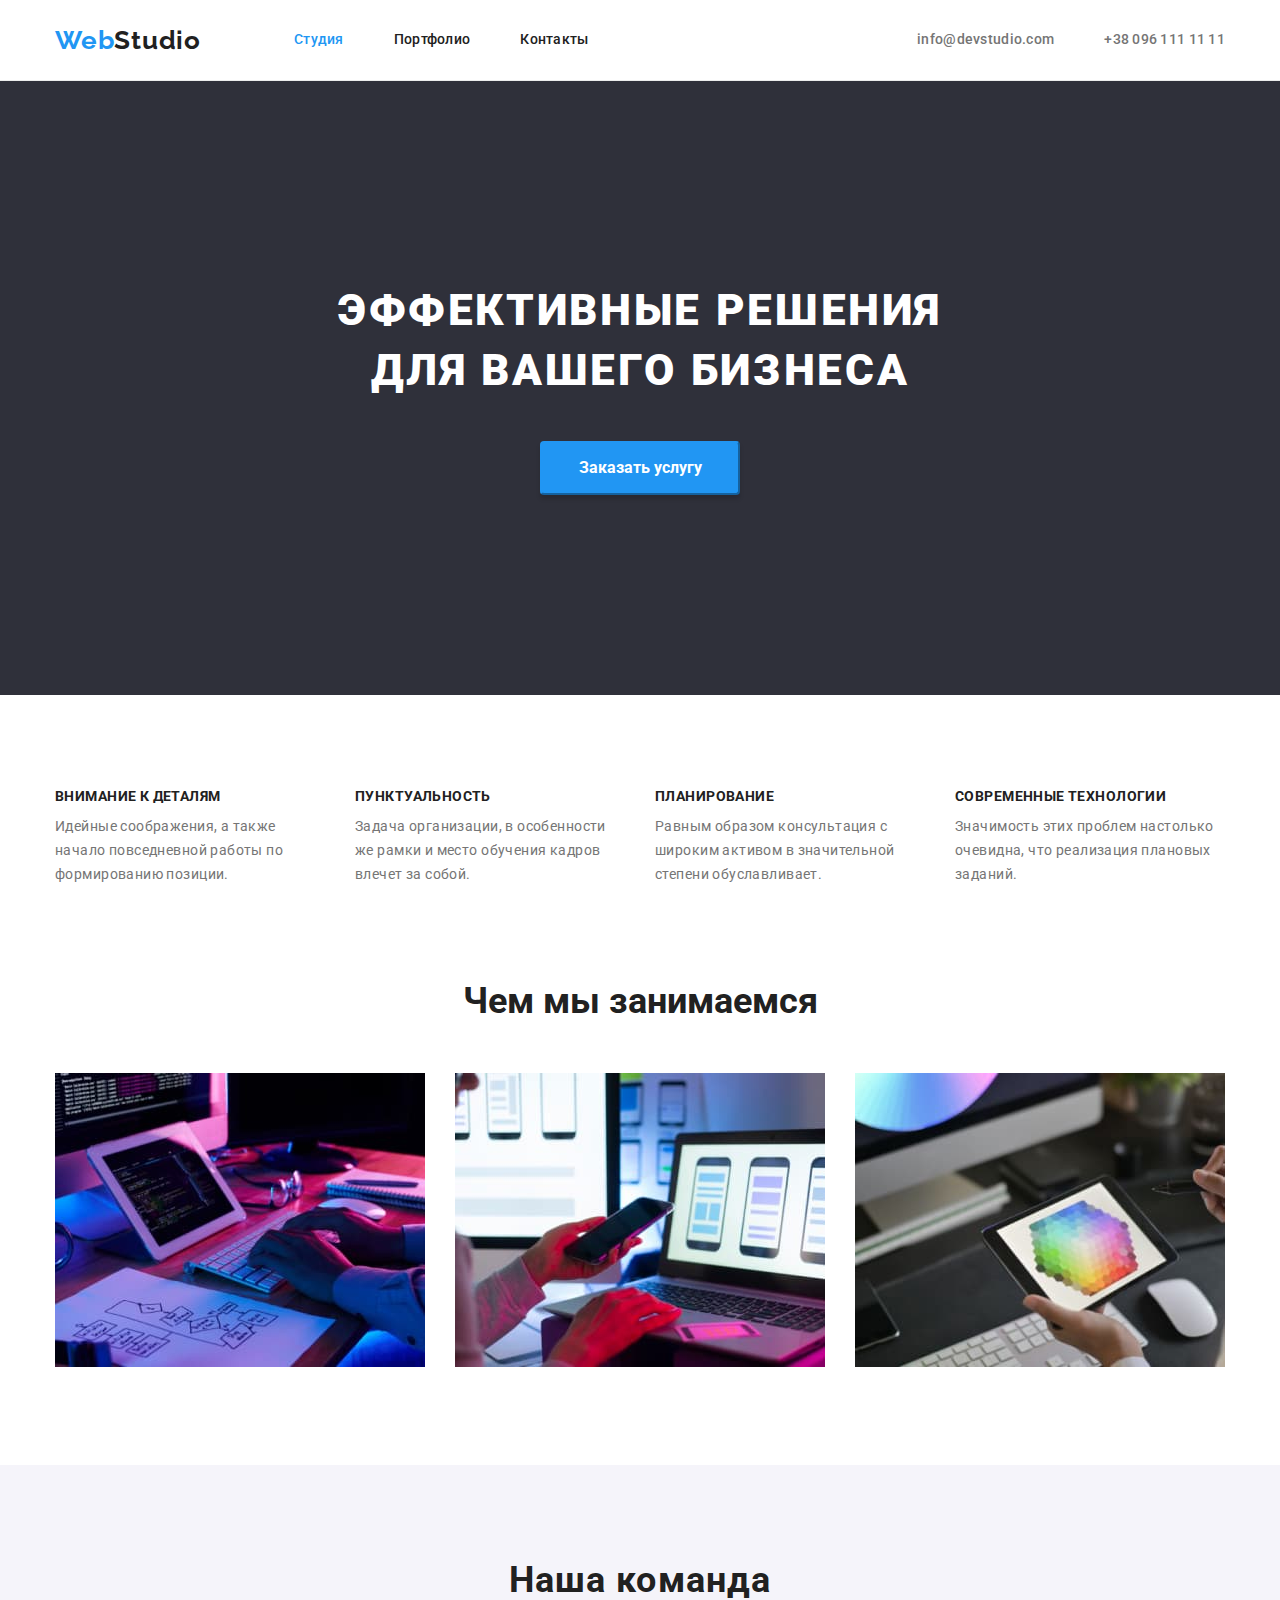
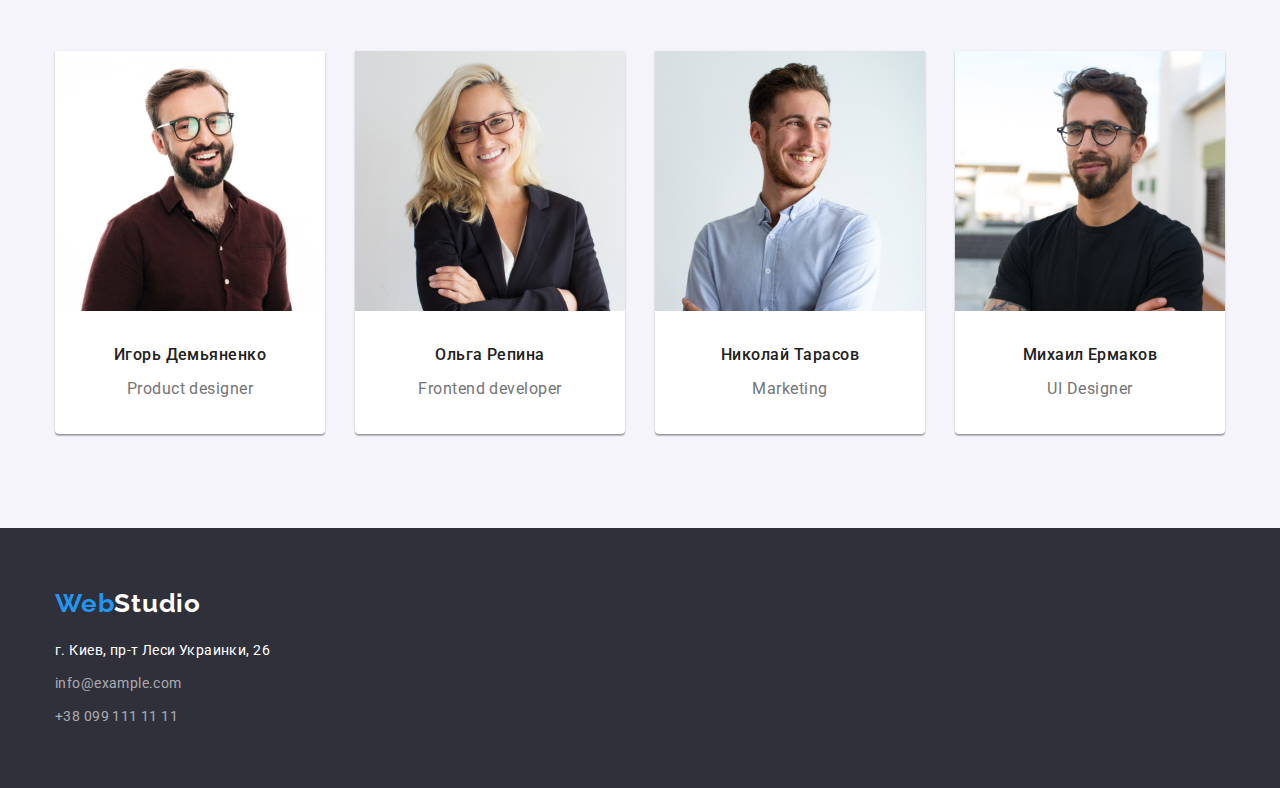
<file: index.html>
<!DOCTYPE html>
<html lang="ru">

<head>
    <meta charset="UTF-8">
    <meta http-equiv="X-UA-Compatible" content="IE=edge">
    <meta name="viewport" content="width=device-width, initial-scale=1.0">
    <title>Web Studio (Version 2.1)</title>
    <link
        href="https://fonts.googleapis.com/css2?family=Raleway:wght@700&family=Roboto:wght@400;500;700;900&display=swap"
        rel="stylesheet">
    <link rel="stylesheet" href="https://cdnjs.cloudflare.com/ajax/libs/modern-normalize/1.1.0/modern-normalize.css">
    <link rel="stylesheet" href="./css/styles.css">
</head>

<body>
    <header class="nav">
        <div class="container main-nav">
            <nav class="main-nav">
                <a class="nav-logo" href="./index.html" target="_parent"><span class="logo1">Web</span>Studio</a>
                <ul class="nav-menu list">
                    <li class="nav-menu-item"><a class="link active-page" href="./index.html">Студия</a></li>
                    <li class="nav-menu-item"><a class="link" href="./portfolio.html" target="_parent">Портфолио</a>
                    </li>
                    <li class="nav-menu-item"><a class="link" href="#">Контакты</a></li>
                </ul>
            </nav>
            <ul class="contacts list">
                <li class="nav-menu-item"><a class="link" href="mailto:info@devstudio.com">info@devstudio.com</a></li>
                <li class="nav-menu-item"><a class="link" href="tel:+380961111111">+38 096 111 11 11</a></li>
            </ul>
        </div>
    </header>
    <main>
        <section class="section order">
            <h1 class="container order-title">эффективные решения для вашего бизнеса</h1>
            <button type="button" class="order-button">Заказать услугу</button>
        </section>
        <section class="section preferences">
            <div class="container">
                <h2 class="visually-hidden">Наши преимущества</h2>
                <ul class="pref-list list">
                    <li class="item">
                        <h3 class="pref-title">внимание к деталям</h3>
                        <p>Идейные соображения, а также начало повседневной работы по формированию позиции.</p>
                    </li>
                    <li class="item">
                        <h3 class="pref-title">пунктуальность</h3>
                        <p>Задача организации, в особенности же рамки и место обучения кадров влечет за собой.</p>
                    </li>
                    <li class="item">
                        <h3 class="pref-title">планирование</h3>
                        <p>Равным образом консультация с широким активом в значительной степени обуславливает.</p>
                    </li>
                    <li class="item">
                        <h3 class="pref-title">современные технологии</h3>
                        <p>Значимость этих проблем настолько очевидна, что реализация плановых заданий.</p>
                    </li>

                </ul>
            </div>
        </section>
        <section class="section what-we-do">
            <div class="container ">
                <h2 class="title">Чем мы занимаемся</h2>
                <ul class="what-list list">
                    <li class="item"><img src="./images/img1.jpg" alt="рабочий стол программиста" width="370" /></li>
                    <li class="item"><img src="./images/img2.jpg" alt="разработка мобильных приложений" width="370" />
                    </li>
                    <li class="item"><img src="./images/img3.jpg" alt="работа с цветом" width="370" /></li>
                </ul>
            </div>
        </section>
        <section class="section our-team">
            <div class="container">
                <h2 class="title">Наша команда</h2>
                <ul class="team-list list">
                    <li class="item"> <img src="./images/id.jpg" alt="игорь демьяненко" width="270" />
                        <div class="card-title">
                            <h3 class="name">Игорь Демьяненко</h3>
                            <p class="prof">Product designer</p>
                        </div>
                    </li>
                    <li class="item"> <img src="./images/or.jpg" alt="ольга репина" width="270" />
                        <div class="card-title">
                            <h3 class="name">Ольга Репина</h3>
                            <p class="prof">Frontend developer</p>
                        </div>
                    </li>
                    <li class="item">
                        <img src="./images/nt.jpg" alt="николай тарасов" width="270" />
                        <div class="card-title">
                            <h3 class="name">Николай Тарасов</h3>
                            <p class="prof">Marketing</p>
                        </div>
                    </li>
                    <li class="item"><img src="./images/me.jpg" alt="михаил ермаков" width="270" />
                        <div class="card-title">
                            <h3 class="name">Михаил Ермаков</h3>
                            <p class="prof">UI Designer</p>
                        </div>
                    </li>
                </ul>
            </div>
        </section>
    </main>
    <footer class="footer">
        <div class="container flex">
            <a class="footer-logo link" href="./index.html" target="_parent"><span class="logo1">Web</span>Studio</a>
            <address>
                <p class="address">г. Киев, пр-т Леси Украинки, 26</p>
                <ul class="footer-contacts list">
                    <li class="mail">
                        <a class="link" href="mailto:info@example.com">info@example.com</a>
                    </li>
                    <li>
                        <a class="link" href="tel:+380991111111">+38 099 111 11 11</a>
                    </li>
                </ul>

            </address>
        </div>
    </footer>
</body>

</html>
</file>
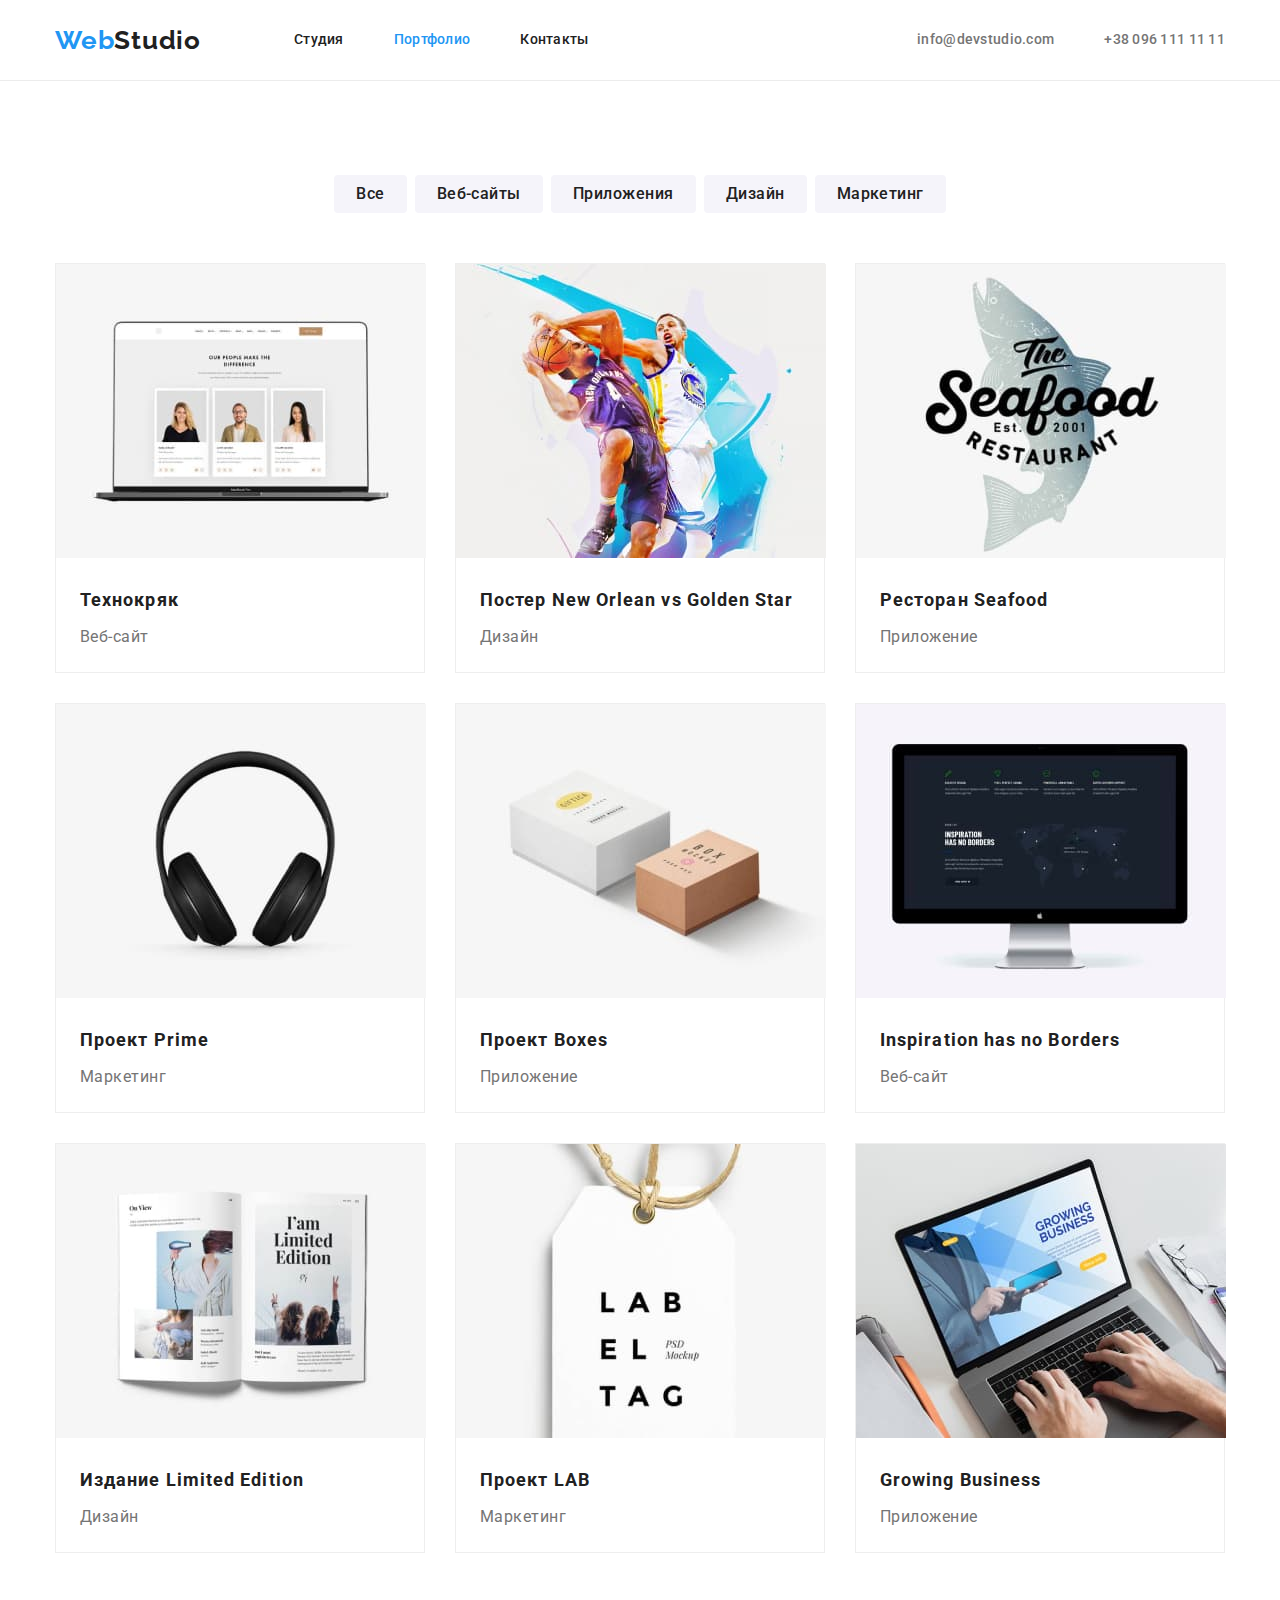
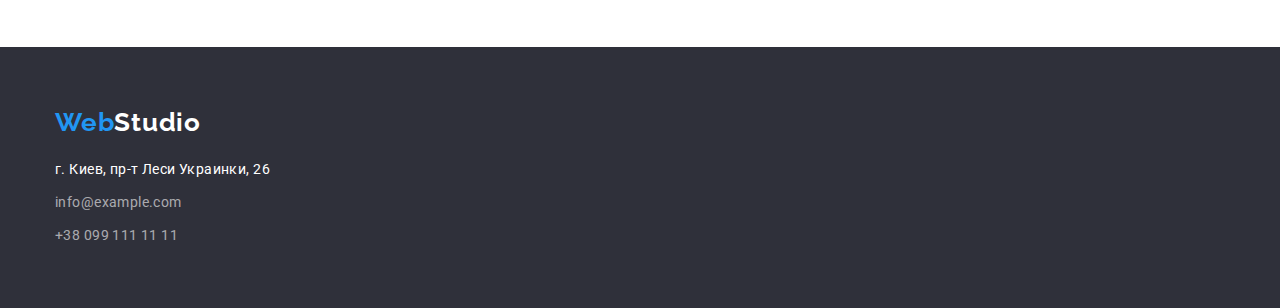
<file: portfolio.html>
<!DOCTYPE html>
<html lang="ru">

<head>
    <meta charset="UTF-8">
    <meta http-equiv="X-UA-Compatible" content="IE=edge">
    <meta name="viewport" content="width=device-width, initial-scale=1.0">
    <title>Portfolio</title>
    <link
        href="https://fonts.googleapis.com/css2?family=Raleway:wght@700&family=Roboto:wght@400;500;700;900&display=swap"
        rel="stylesheet">
    <link rel="stylesheet" href="https://cdnjs.cloudflare.com/ajax/libs/modern-normalize/1.1.0/modern-normalize.css">
    <link rel="stylesheet" href="./css/styles.css">
</head>

<body>
    <header class="nav">
        <div class="container main-nav">
            <nav class="main-nav">
                <a class="nav-logo" href="./index.html" target="_parent"><span class="logo1">Web</span>Studio</a>
                <ul class="nav-menu list">
                    <li class="nav-menu-item"><a class="link" href="./index.html">Студия</a></li>
                    <li class="nav-menu-item"><a class="link active-page" href="./portfolio.html"
                            target="_parent">Портфолио</a>
                    </li>
                    <li class="nav-menu-item"><a class="link" href="#">Контакты</a></li>
                </ul>
            </nav>
            <ul class="contacts list">
                <li class="nav-menu-item"><a class="link" href="mailto:info@devstudio.com">info@devstudio.com</a></li>
                <li class="nav-menu-item"><a class="link" href="tel:+380961111111">+38 096 111 11 11</a></li>
            </ul>
        </div>
    </header>
    <main>
        <section class="section filter">
            <h1 class="visually-hidden">Примеры работ</h1>
            <div class="container">
                <ul class="buttons list">
                    <li class="li"><button class="button" type="button">Все</button></li>
                    <li class="li"><button class="button" type="button">Веб-сайты</button></li>
                    <li class="li"><button class="button" type="button">Приложения</button></li>
                    <li class="li"><button class="button" type="button">Дизайн</button></li>
                    <li class="li"><button class="button" type="button">Маркетинг</button></li>
                </ul>
                <ul class="filter-list list">
                    <li class="item"><a class="link" href="#"><img class="img" src="./images/pimg1.jpg"
                                alt="ноутбук с браузером" width="370" />
                            <div class="card-title">
                                <h2 class="title">Технокряк</h2>
                                <p class="category">Веб-сайт</p>
                            </div>
                        </a>
                    </li>
                    <li class="item"><a class="link" href="#"><img class="img" src="./images/pimg2.jpg"
                                alt="баскетболисты" width="370" />
                            <div class="card-title">
                                <h2 class="title">Постер New Orlean vs Golden Star</h2>
                                <p class="category">Дизайн</p>
                            </div>
                        </a>
                    </li>
                    <li class="item"><a class="link" href="#"><img class="img" src="./images/pimg3.jpg"
                                alt="логотип ресторана" width="370" />
                            <div class="card-title">
                                <h2 class="title">Ресторан Seafood</h2>
                                <p class="category">Приложение</p>
                            </div>
                        </a>
                    </li>
                    <li class="item"><a class="link" href="#"><img class="img" src="./images/pimg4.jpg" alt="наушники"
                                width="370" />
                            <div class="card-title">
                                <h2 class="title">Проект Prime</h2>
                                <p class="category">Маркетинг</p>
                            </div>
                        </a>
                    </li>
                    <li class="item"><a class="link" href="#"><img class="img" src="./images/pimg5.jpg"
                                alt="две коробки" width="370" />
                            <div class="card-title">
                                <h2 class="title">Проект Boxes</h2>
                                <p class="category">Приложение</p>
                            </div>
                        </a>
                    </li>
                    <li class="item"><a class="link" href="#"><img class="img" src="./images/pimg6.jpg"
                                alt="монитор с браузером" width="370" />
                            <div class="card-title">
                                <h2 class="title">Inspiration has no Borders</h2>
                                <p class="category">Веб-сайт</p>
                            </div>
                        </a>
                    </li>
                    <li class="item"><a class="link" href="#"><img class="img" src="./images/pimg7.jpg"
                                alt="открытая книга" width="370" />
                            <div class="card-title">
                                <h2 class="title">Издание Limited Edition</h2>
                                <p class="category">Дизайн</p>
                            </div>
                        </a>
                    </li>
                    <li class="item"><a class="link" href="#"><img class="img" src="./images/pimg8.jpg"
                                alt="бейдж на шнурке" width="370" />
                            <div class="card-title">
                                <h2 class="title">Проект LAB</h2>
                                <p class="category">Маркетинг</p>
                            </div>
                        </a>
                    </li>
                    <li class="item"><a class="link" href="#"><img class="img" src="./images/pimg9.jpg"
                                alt="работа на ноутбуке" width="370" />
                            <div class="card-title">
                                <h2 class="title">Growing Business</h2>
                                <p class="category">Приложение</p>
                            </div>
                        </a>
                    </li>
                </ul>
            </div>
        </section>
    </main>
    <footer class="footer">
        <div class="container flex">
            <a class="footer-logo link" href="./index.html" target="_parent"><span class="logo1">Web</span>Studio</a>
            <address>
                <p class="address">г. Киев, пр-т Леси Украинки, 26</p>
                <ul class="footer-contacts list">
                    <li class="mail">
                        <a class="link" href="mailto:info@example.com">info@example.com</a>
                    </li>
                    <li>
                        <a class="link" href="tel:+380991111111">+38 099 111 11 11</a>
                    </li>
                </ul>

            </address>
        </div>
    </footer>
</body>

</html>
</file>
<file: css/styles.css>
/*-variables=*/
:root {
    --bg-body: #fff;
    --font-title: #212121;
    --accent: #2196f3;
    --font-p: #757575;
    --header-border: #ececec;
    --bg-order: #2f303a;
    --font-order: #fff;
    --font-active-button: #fff;
    --bg-hover-buton-order: #188ce8;
    --bg-our-team: #f5f4fa;
    --bg-footer: #2f303a;
    --footer-text: #fff;
    --footer-contacts: rgba(255, 255, 255, 0.6);
    --bg-button: #f5f4fa;
    --border-card: #eeeeee;
}

/*-base-*/
body {
    font-family: 'roboto', sans-serif;
    color: var(--font-p);
    background-color: var(--bg-body);
    font-size: 14px;
    line-height: 1.14;
    font-weight: 400;
}

.container {
    width: 1200px;
    padding-left: 15px;
    padding-right: 15px;
    margin: 0 auto;
}

.section {
    margin: 0;
    padding-top: 94px;
    padding-bottom: 94px;
    text-align: center;
}

h1, h2, h3, h4, h5, h6, p, ul {
    padding: 0;
    margin: 0;
}

/*-UI home page-*/
/*-header-*/

.list {
    list-style: none;
    padding: 0;
    margin: 0;
}

.visually-hidden {
    position: absolute;
    width: 1px;
    height: 1px;
    margin: -1px;
    border: 0;
    padding: 0;
    white-space: nowrap;
    clip-path: inset(100%);
    clip: rect(0 0 0 0);
    overflow: hidden;
}


.nav {
    border-bottom: 1px solid var(--header-border);
}

.main-nav {
    display: flex;
    align-items: center;
}

.nav .link{
    font-weight: 500;
    text-decoration: none;
    color: var(--font-title);
    letter-spacing: 0.02em;
}

.nav .link:focus, .nav .link:hover {
    color: var(--accent);
}

.nav-logo {
    display: block;
    font-family: 'Raleway';
    font-style: normal;
    font-weight: 700;
    font-size: 26px;
    line-height: 1.19;
    color: var(--font-title);
    text-decoration: none;
    letter-spacing: 0.03em;
}

.nav .nav-logo:hover, .nav-logo:focus .nav-logo:active {
    color:var(--font-title);
}

.logo1 {
    color: var(--accent)
}

.nav-menu {
    display: flex;
    margin-left: 93px;
}

.nav-menu .link {
    display: block;
    padding-top: 32px;
    padding-bottom: 32px;
}

.contacts {
    display: flex;
    margin-left: auto;
}

.contacts .link {
    display: block;
    padding-top: 32px;
    padding-bottom: 32px;
}

.nav-menu-item + .nav-menu-item{
    margin-left: 50px;
}

.contacts .link {
    text-decoration: none;
    color: var(--font-p)
}

.contacts .link:hover, .link:focus {
    color: var(--accent);
}

.nav .active-page {
    color:var(--accent);
}

/*-main-*/


/*-order-*/

.order{
    padding: 200px 0px;
    background-color: var(--bg-order);
}

.order-title{
    width: 696px;
    padding: 0;
    margin-bottom: 40px;
    font-weight: 900;
    font-size: 44px;
    line-height: 1.36;
    color: var(--font-order);
    text-transform: uppercase;
    letter-spacing: 0.06em;
}

.order-button {
    min-width: 200px;
    padding: 10px 32px;
    font-family: 'Roboto';
    font-weight: 700;
    font-size: 16px;
    line-height: 1.88;
    color: var(--font-active-button);
    background-color: var(--accent);
    box-shadow: 0px 4px 4px rgba(0, 0, 0, 0.15);
    border-radius: 4px;
    border-color: var(--accent);
    cursor: pointer;
}

.order-button:hover {
background-color: var(--bg-hover-buton-order);
}

/*-preferences-*/

.preferences {
}

.pref-list {
    display: flex;
    flex-wrap: wrap;
}

.pref-list .item {
    width: calc((100% - 90px) / 4);
    margin-right: 30px;
    text-align: left;
}

.pref-list .item:nth-child(4n){
    margin-right: 0px;
}

.pref-title{
    margin-bottom: 10px;
    font-weight: 700;
    font-size: 14px;
    line-height: 1.14;
    color: var(--font-title);
    letter-spacing: 0.03em;
    text-transform: uppercase;
}

.preferences p{
    line-height: 1.71;
    letter-spacing: 0.03em;
}

/*-what we do-*/

.what-we-do {
    padding-top: 0px;
}

.what-list {
display: flex;
justify-content: center;
}

.what-list .item {
    margin-right: 30px;
}

.what-list .item:nth-child(3n){
    margin-right: 0px;
}

.what-we-do .title{
    margin-bottom: 50px;
    font-weight: 700;
    font-size: 36px;
    line-height: 1.17;
    text-align: center;
    color: var(--font-title);
}

.what-we-do img{
    mix-blend-mode: normal;
}

/*-our team-*/

.our-team {
    background-color: var(--bg-our-team);
}

.team-list {
    display: flex;
}

.our-team .title {
    margin-bottom: 50px;
    font-weight: 700;
    font-size: 36px;
    line-height: 1.17;
    color: var(--font-title);
    letter-spacing: 0.03em;
}

.our-team .item{
    margin-right: 30px;
    background-color: var(--bg-body);
    box-shadow: 0px 1px 3px rgba(0, 0, 0, 0.12), 0px 1px 1px rgba(0, 0, 0, 0.14), 0px 2px 1px rgba(0, 0, 0, 0.2);
    border-radius: 0px 0px 4px 4px;
    text-align: center;
}

.our-team .item:nth-child(4n) {
    margin-right: 0px;
}

.our-team .card-title {
    padding: 30px 0;
}

.our-team .name{
    margin-bottom: 10px;
    font-weight: 500;
    font-size: 16px;
    line-height: 1.19;
    letter-spacing: 0.03em;
    color: var(--font-title);
}

.our-team .prof {
    font-size: 16px;
    line-height: 1.88;
    letter-spacing: 0.03em;
}

/*-UI portfolio-*/
/*-buttons-*/

.buttons{
    display: flex;
    margin-bottom: 50px;
    justify-content: center;
}

.li + .li {
    margin-left: 8px;
}

.buttons .button{
    padding: 6px 22px;
    font-family: 'Roboto';
    font-weight: 500;
    font-size: 16px;
    line-height: 1.63;
    text-align: center;
    letter-spacing: 0.03em;
    color: var(--font-title);
    background-color: var(--bg-button);
    border: 1px transparent;
    border-radius: 4px;
    cursor: pointer;
    letter-spacing: 0.03em;
}

.buttons .button:hover, .button:focus {
    color:var(--font-active-button);
    background-color: var(--accent);
}


/*-portfolio-*/

.filter-list {
    display: flex;
    flex-wrap: wrap;
}

.filter-list .item{
    width: calc((100% - 60px) / 3);
    margin-right: 30px;
    margin-bottom: 30px;
    border: 1px solid var(--border-card);
}

.filter-list .item:nth-child(3n) {
    margin-right: 0px;
}

.filter-list .item:nth-last-child(-n + 3){
    margin-bottom: 0px;
}

.filter-list .title{
    margin-bottom: 4px;
    font-weight: 700;
    font-size: 18px;
    line-height: 2;
    letter-spacing: 0.06em;
    color: var(--font-title);
}

.filter-list .category{
    font-size: 16px;
    line-height: 1.88;
    letter-spacing: 0.03em;
    color: var(--font-p);
}

.filter-list .card-title {
    padding: 20px 24px;
    text-align: left;
}

.filter-list .link{
    text-decoration: none;
}


/*-footer-*/

.footer {
    padding: 60px 0px;
    background-color: var(--bg-footer);
    line-height: 1.71;
    letter-spacing: 0.03em;
}

.footer .link{
    text-decoration: none;
}

.footer-logo {
    display: block;
    margin-bottom: 20px;
    font-family: 'Raleway';
    font-style: normal;
    font-weight: 700;
    font-size: 26px;
    line-height: 1.19;
    letter-spacing: 0.03em;
    color: var(--footer-text);
}

.footer .link:hover, .footer .link:focus, .footer .link:active {
    color: var(--footer-text);
}

.footer .address{
    margin-bottom: 9px;
    font-style: normal;
    color: var(--footer-text);
}

.footer-contacts .link {
    font-style: normal;
    color: var(--footer-contacts);
}

.footer-contacts .mail {
    margin-bottom: 9px;
}

.footer-contacts .link:hover, .link:focus {
    color: var(--accent);
}

.footer-contacts .mail {
    margin-bottom: 9px;
}
</file>
